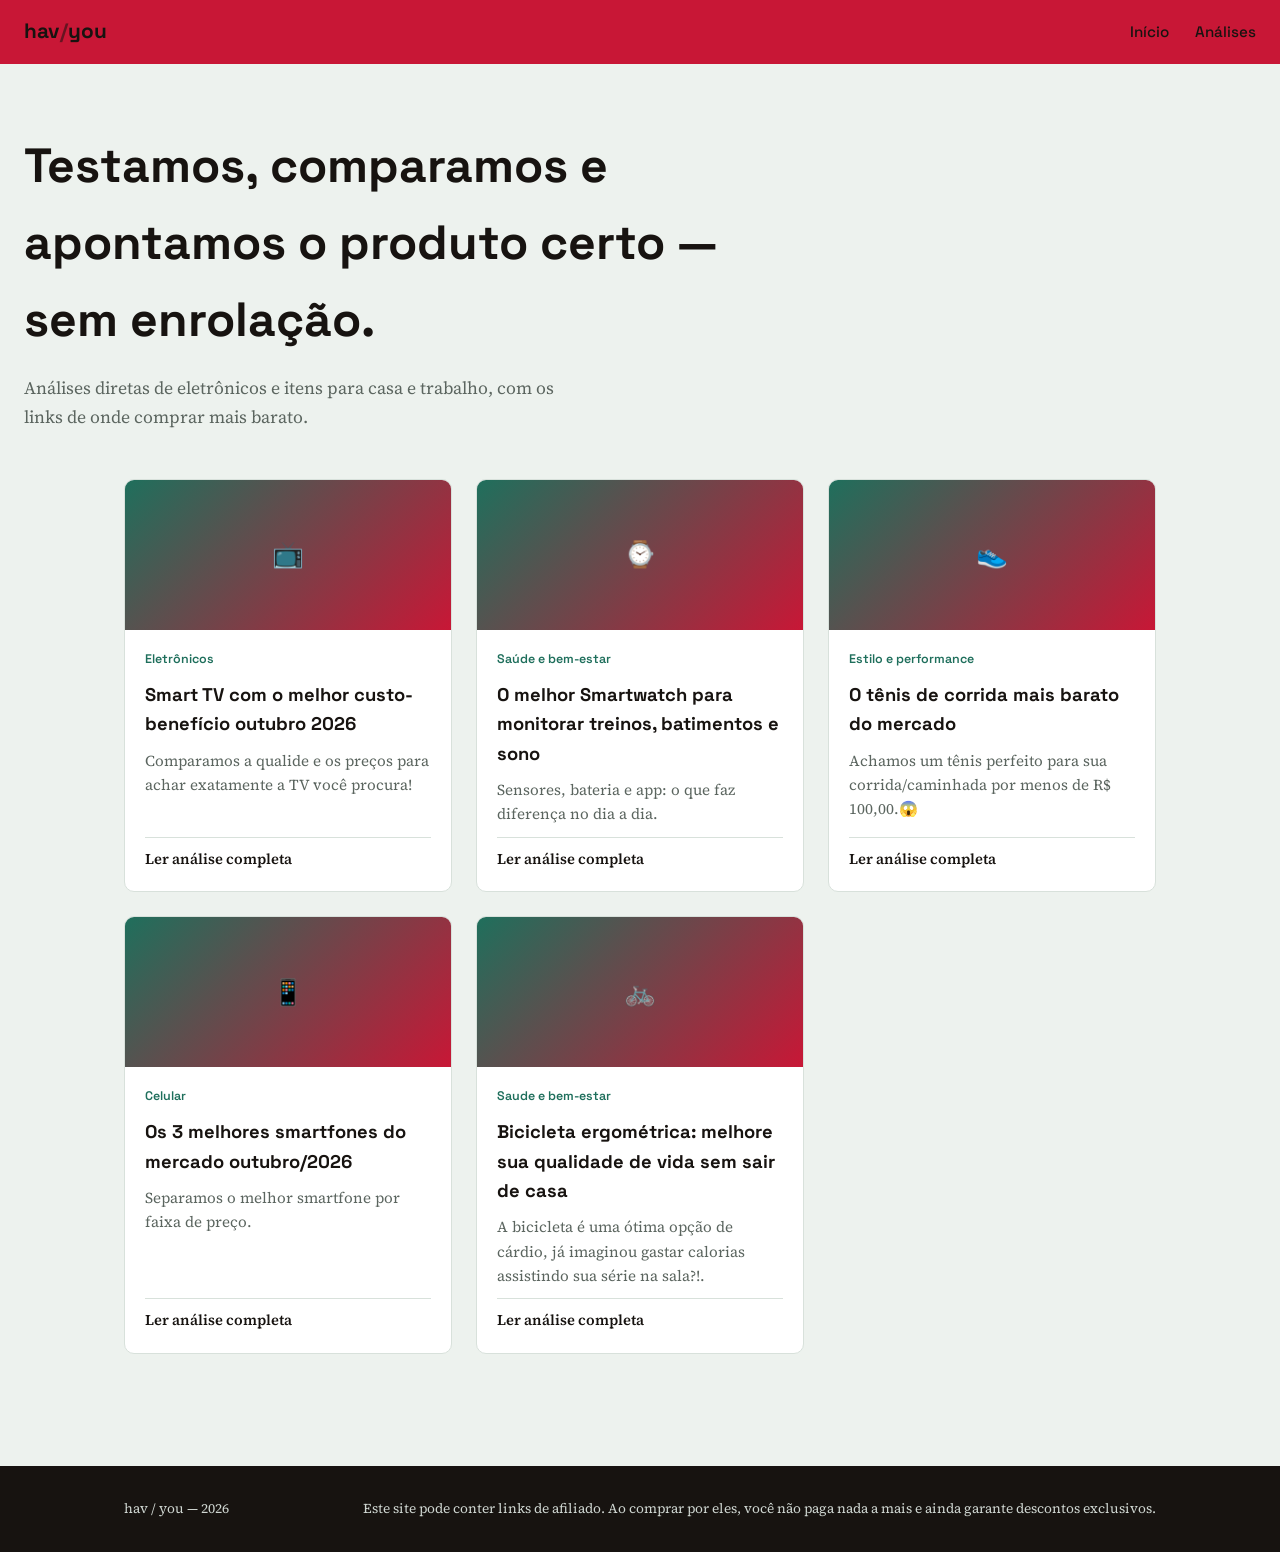
<file: index.html>
<!DOCTYPE html>
<html lang="pt-BR">
<head>
  <meta charset="UTF-8">
  <meta name="viewport" content="width=device-width, initial-scale=1">
  <title>hav / you — análises que ajudam a decidir</title>
  <link rel="stylesheet" href="style.css">
</head>
<body>

  <header class="site-header">
    <a href="index.html" class="logo">hav<span>/</span>you</a>
    <nav class="site-nav">
      <a href="index.html">Início</a>
      <a href="index.html#posts">Análises</a>
    </nav>
  </header>

  <section class="hero">
    <h1>Testamos, comparamos e apontamos o produto certo — sem enrolação.</h1>
    <p>Análises diretas de eletrônicos e itens para casa e trabalho, com os links de onde comprar mais barato.</p>
  </section>

  <div class="grid" id="posts">

    <div class="card">
      <div class="card-thumb">&#x1F4FA;</div>
      <div class="card-body">
        <span class="tag">Eletrônicos</span>
        <h3 class="card-title">Smart TV com o melhor custo-benefício outubro 2026</h3>
        <p class="card-excerpt">Comparamos a qualide e os preços para achar exatamente a TV você procura!</p>
        <a href="post1.html" class="card-link">Ler análise completa</a>
      </div>
    </div>

    <div class="card">
      <div class="card-thumb">⌚</div>
      <div class="card-body">
        <span class="tag">Saúde e bem-estar</span>
        <h3 class="card-title">O melhor Smartwatch para monitorar treinos, batimentos e sono</h3>
        <p class="card-excerpt">Sensores, bateria e app: o que faz diferença no dia a dia.</p>
        <a href="post2.html" class="card-link">Ler análise completa</a>
      </div>
    </div>

    <div class="card">
      <div class="card-thumb">👟</div>
      <div class="card-body">
        <span class="tag">Estilo e performance</span>
        <h3 class="card-title">O tênis de corrida mais barato do mercado</h3>
        <p class="card-excerpt">Achamos um tênis perfeito para sua corrida/caminhada por menos de R$ 100,00.😱</p>
        <a href="post3.html" class="card-link">Ler análise completa</a>
      </div>
    </div>

    <div class="card">
      <div class="card-thumb">&#128241;</div>
      <div class="card-body">
        <span class="tag">Celular</span>
        <h3 class="card-title">Os 3 melhores smartfones do mercado outubro/2026</h3>
        <p class="card-excerpt">Separamos o melhor smartfone por faixa de preço.</p>
        <a href="post4.html" class="card-link">Ler análise completa</a>
      </div>
    </div>

    <div class="card">
      <div class="card-thumb">&#x1F6B2;</div>
      <div class="card-body">
        <span class="tag">Saude e bem-estar</span>
        <h3 class="card-title">Bicicleta ergométrica: melhore sua qualidade de vida sem sair de casa</h3>
        <p class="card-excerpt">A bicicleta é uma ótima opção de cárdio, já imaginou gastar calorias assistindo sua série na sala?!.</p>
        <a href="post5.html" class="card-link">Ler análise completa</a>
      </div>
    </div>

  </div>

  <footer>
    <div class="wrap">
      <span>hav / you — 2026</span>
      <span>Este site pode conter links de afiliado. Ao comprar por eles, você não paga nada a mais e ainda garante descontos exclusivos.</span>
    </div>
  </footer>

</body>
</html>
</file>
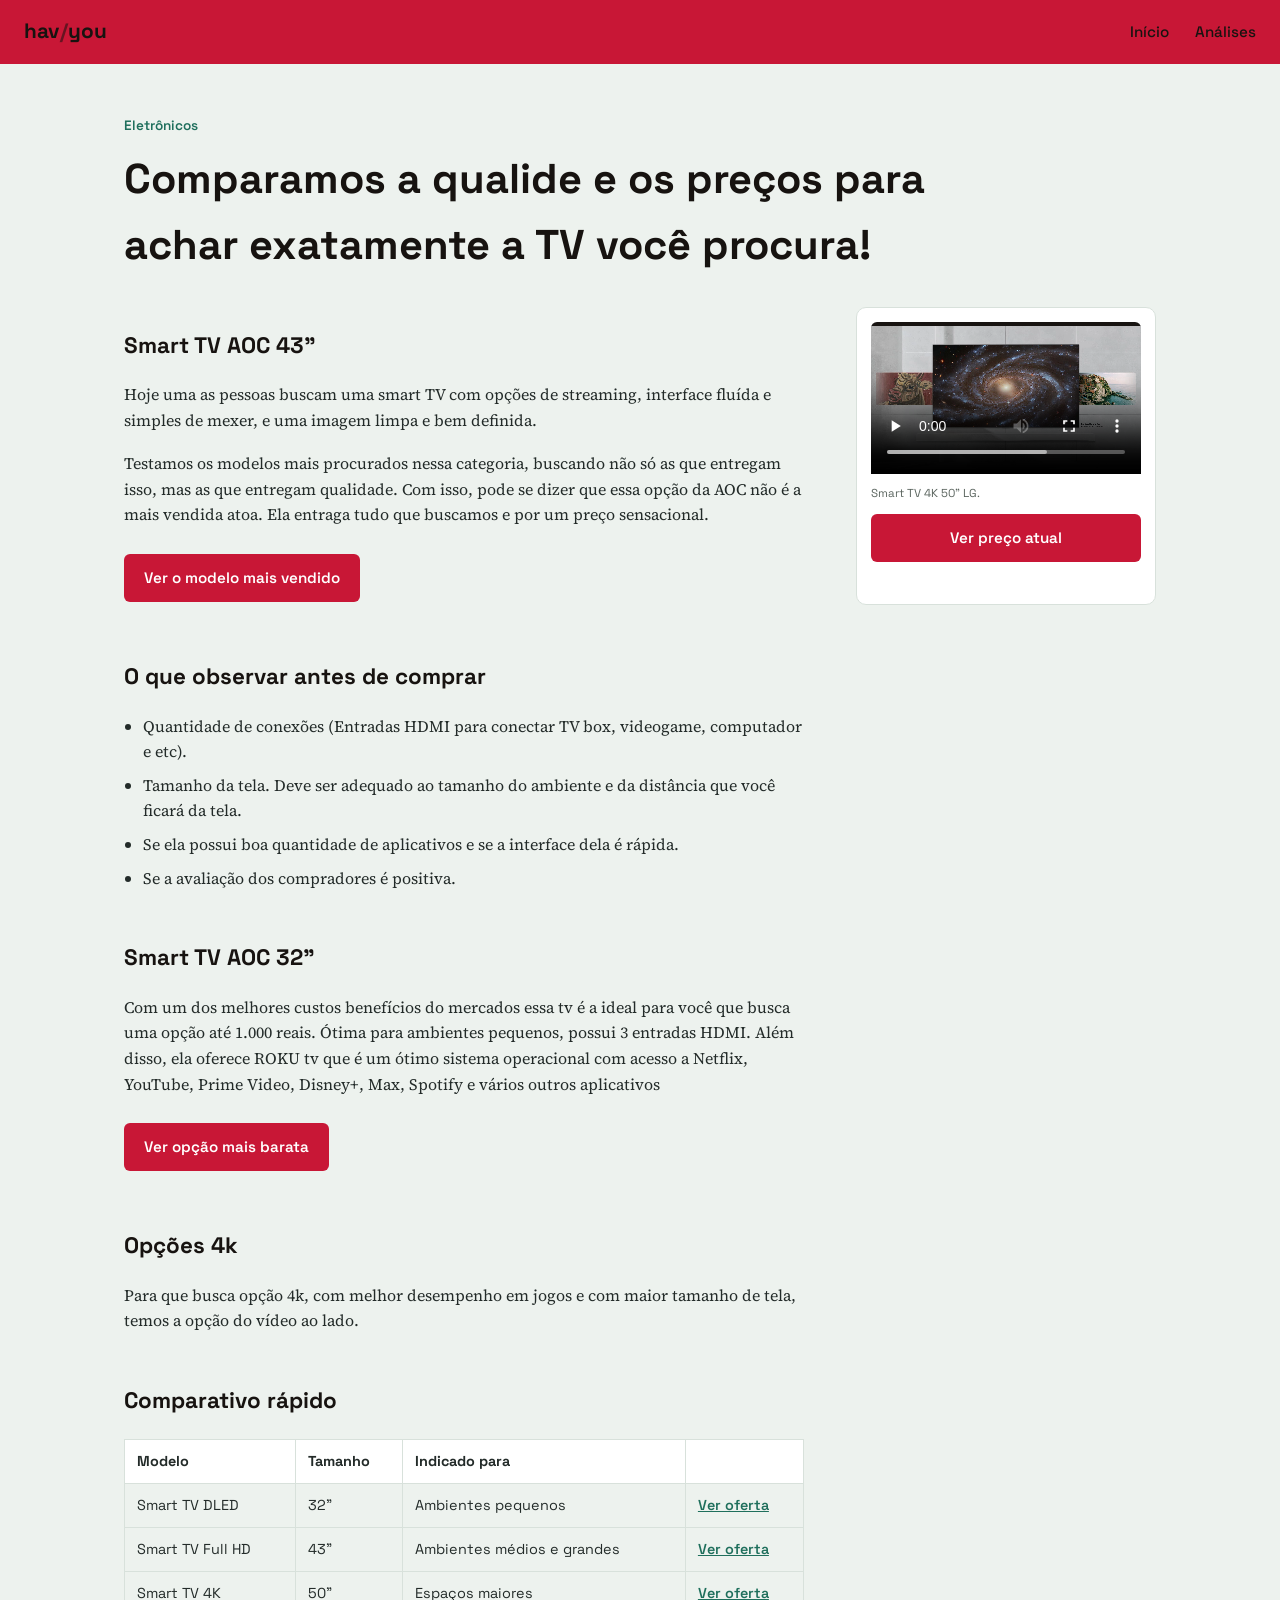
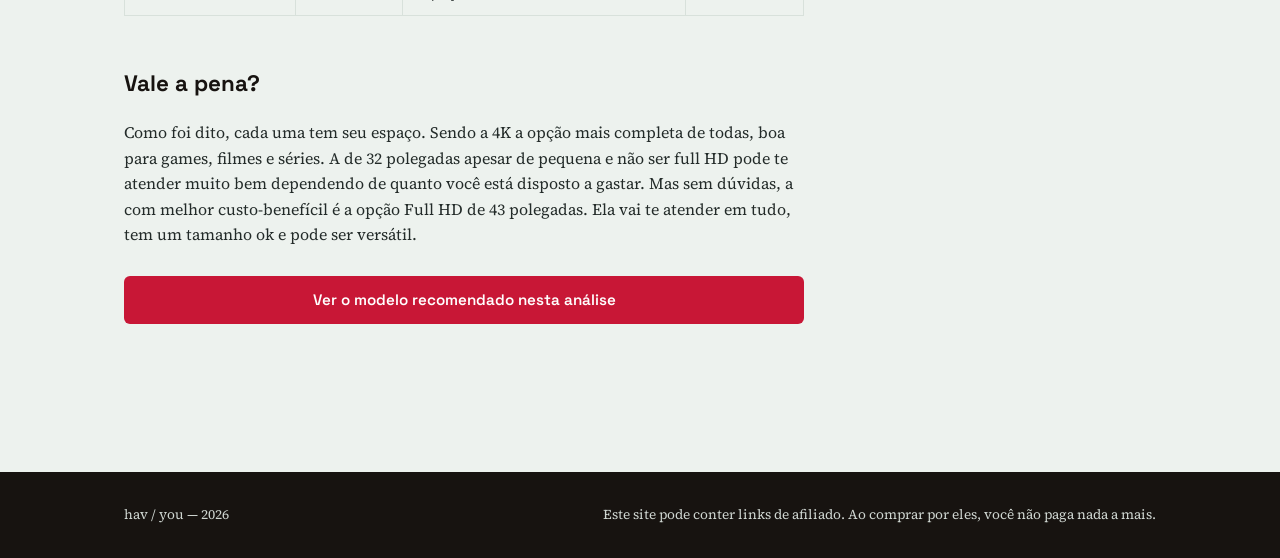
<file: post1.html>
<!DOCTYPE html>
<html lang="pt-BR">
<head>
<meta charset="UTF-8">
<meta name="viewport" content="width=device-width, initial-scale=1">
<title>Smart TV com o melhor custo-benefício Outubro 2026 | hav / you</title>
<link rel="stylesheet" href="style.css">
</head>
<body>

<header class="site-header">
  <a href="index.html" class="logo">hav<span>/</span>you</a>
  <nav class="site-nav">
    <a href="index.html">Início</a>
    <a href="index.html#posts">Análises</a>
  </nav>
</header>

<article class="post">
  <span class="post-eyebrow">Eletrônicos</span>
  <h1>Comparamos a qualide e os preços para achar exatamente a TV você procura!</h1>

  <div class="product-video">
    <div class="video-frame">
      <video controls>
        <source src="arquivos/Video_tv.webm" type="video/webm">
      </video></div>
    <small>Smart TV 4K 50" LG.</small>
    <a href="https://meli.la/2Yprf5B" class="btn btn-block" style="margin-top:12px;">Ver preço atual</a>
  </div>

  <div class="post-content">
    <h2>Smart TV AOC 43"</h2>

    <p>Hoje uma as pessoas buscam uma smart  TV com opções de streaming, interface fluída e simples de mexer, e uma imagem limpa e bem definida.</p>

    <p>Testamos os modelos mais procurados nessa categoria, buscando não só as que entregam isso, mas as que entregam qualidade. Com isso, pode se dizer que essa opção da AOC não é a mais vendida atoa. Ela entraga tudo que buscamos e por um preço sensacional.</p>

    <a href="https://meli.la/2DHDXiG" class="btn">Ver o modelo mais vendido</a>

    <h2>O que observar antes de comprar</h2>
    <ul>
      <li>Quantidade de conexões (Entradas HDMI para conectar TV box, videogame, computador e etc).</li>
      <li>Tamanho da tela. Deve ser adequado ao tamanho do ambiente e da distância que você ficará da tela.</li>
      <li>Se ela possui boa quantidade de aplicativos e se a interface dela é rápida.</li>
      <li>Se a avaliação dos compradores é positiva.</li>
    </ul>

    <h2>Smart TV AOC 32"</h2>
    <p>Com um dos melhores custos benefícios do mercados essa tv é a ideal para você que busca uma opção até 1.000 reais. Ótima para ambientes pequenos, possui 3 entradas HDMI. Além disso, ela oferece ROKU tv que é um ótimo sistema operacional com acesso a Netflix, YouTube, Prime Video, Disney+, Max, Spotify e vários outros aplicativos</p>

    <a href="https://meli.la/1bGDhhq" class="btn">Ver opção mais barata</a>

    <h2>Opções 4k</h2>
    <p>Para que busca opção 4k, com melhor desempenho em jogos e com maior tamanho de tela, temos a  opção do vídeo ao lado.</p>

    <h2>Comparativo rápido</h2>
    <table class="compare">
      <tr><th>Modelo</th><th>Tamanho</th><th>Indicado para</th><th></th></tr>
      <tr><td>Smart TV DLED</td><td>32"</td><td>Ambientes pequenos</td><td><a href="https://meli.la/1bGDhhq">Ver oferta</a></td></tr>
      <tr><td>Smart TV Full HD</td><td>43"</td><td>Ambientes médios e grandes</td><td><a href="https://meli.la/2DHDXiG">Ver oferta</a></td></tr>
      <tr><td>Smart TV 4K</td><td>50"</td><td>Espaços maiores</td><td><a href="https://meli.la/2Yprf5B">Ver oferta</a></td></tr>
    </table>

    <h2>Vale a pena?</h2>
    <p>Como foi dito, cada uma tem seu espaço. Sendo a 4K a opção mais completa de todas, boa para games, filmes e séries. A de 32 polegadas apesar de pequena e não ser full HD pode te atender muito bem dependendo de quanto você está disposto a gastar. Mas sem dúvidas, a com melhor custo-benefícil é a opção Full HD de 43 polegadas. Ela vai te atender em tudo, tem um tamanho ok e pode ser versátil.</p>

    <a href="https://meli.la/2DHDXiG" class="btn btn-block">Ver o modelo recomendado nesta análise</a>
  </div>
</article>

<footer>
  <div class="wrap">
    <span>hav / you — 2026</span>
    <span>Este site pode conter links de afiliado. Ao comprar por eles, você não paga nada a mais.</span>
  </div>
</footer>

</body>
</html>
</file>
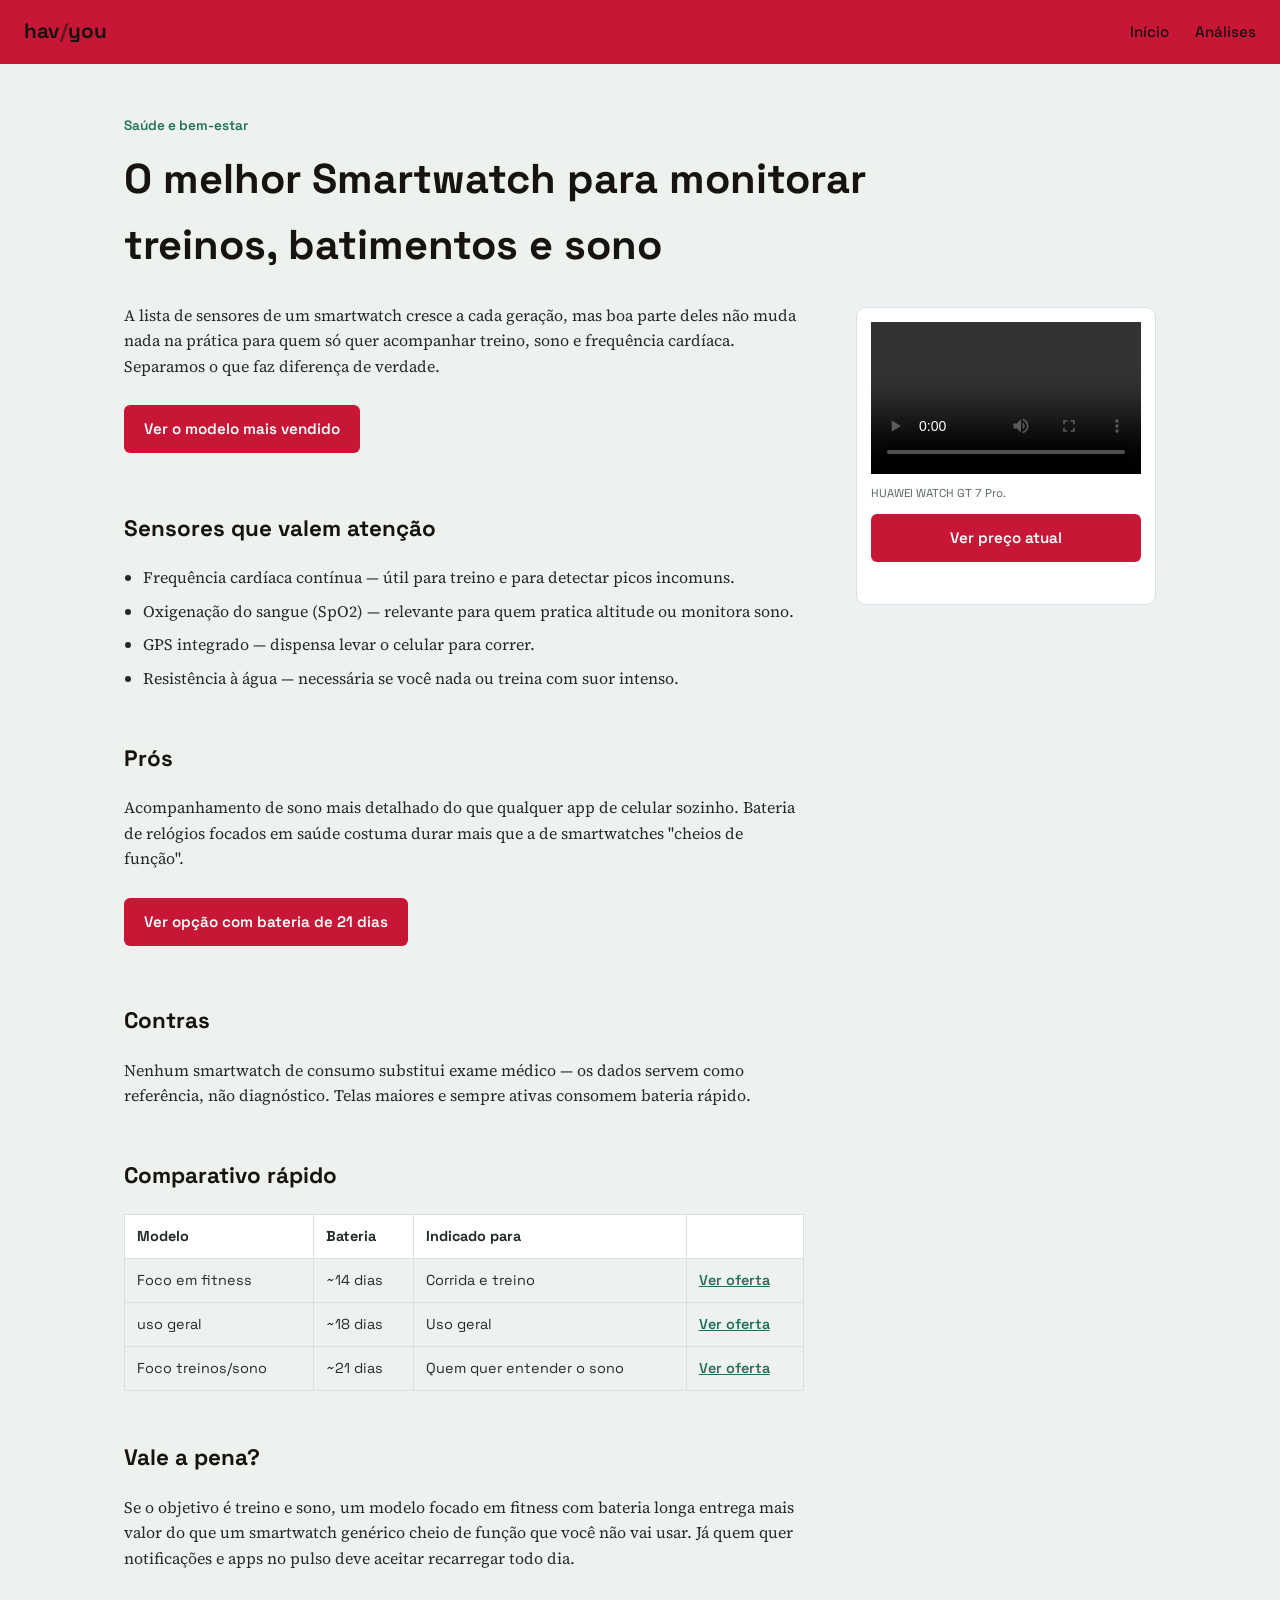
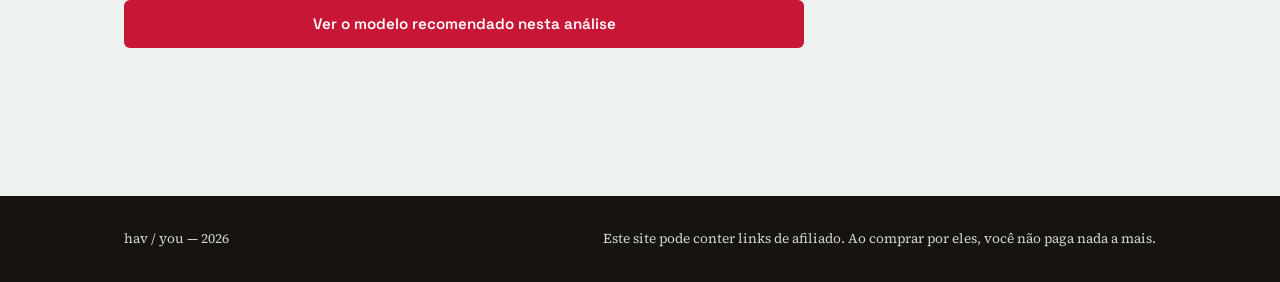
<file: post2.html>
<!DOCTYPE html>
<html lang="pt-BR">
<head>
<meta charset="UTF-8">
<meta name="viewport" content="width=device-width, initial-scale=1">
<title>O melhor Smartwatch para monitorar treinos, batimentos e sono | hav / you</title>
<link rel="stylesheet" href="style.css">
</head>
<body>

<header class="site-header">
  <a href="index.html" class="logo">hav<span>/</span>you</a>
  <nav class="site-nav">
    <a href="index.html">Início</a>
    <a href="index.html#posts">Análises</a>
  </nav>
</header>

<article class="post">
  <span class="post-eyebrow">Saúde e bem-estar</span>
  <h1>O melhor Smartwatch para monitorar treinos, batimentos e sono</h1>

  <div class="product-video">
    <div class="video-frame">
      <video controls>
        <source src="arquivos/Video_relogio.mp4" type="video/mp4">
      </video>
    </div>
    <small>HUAWEI WATCH GT 7 Pro.</small>
    <a href="https://www.exemplo-afiliado.com/smartwatch?ref=SEU-ID" class="btn btn-block" style="margin-top:12px;">Ver preço atual</a>
  </div>

  <div class="post-content">
    <p>A lista de sensores de um smartwatch cresce a cada geração, mas boa parte deles não muda nada na prática para quem só quer acompanhar treino, sono e frequência cardíaca. Separamos o que faz diferença de verdade.</p>

    <a href="https://meli.la/2VvqLyj" class="btn">Ver o modelo mais vendido</a>

    <h2>Sensores que valem atenção</h2>
    <ul>
      <li>Frequência cardíaca contínua — útil para treino e para detectar picos incomuns.</li>
      <li>Oxigenação do sangue (SpO2) — relevante para quem pratica altitude ou monitora sono.</li>
      <li>GPS integrado — dispensa levar o celular para correr.</li>
      <li>Resistência à água — necessária se você nada ou treina com suor intenso.</li>
    </ul>

    <h2>Prós</h2>
    <p>Acompanhamento de sono mais detalhado do que qualquer app de celular sozinho. Bateria de relógios focados em saúde costuma durar mais que a de smartwatches "cheios de função".</p>

    <a href="https://meli.la/2UaqwKr" class="btn">Ver opção com bateria de 21 dias</a>

    <h2>Contras</h2>
    <p>Nenhum smartwatch de consumo substitui exame médico — os dados servem como referência, não diagnóstico. Telas maiores e sempre ativas consomem bateria rápido.</p>

    <h2>Comparativo rápido</h2>
    <table class="compare">
      <tr><th>Modelo</th><th>Bateria</th><th>Indicado para</th><th></th></tr>
      <tr><td>Foco em fitness</td><td>~14 dias</td><td>Corrida e treino</td><td><a href="https://meli.la/2VvqLyj">Ver oferta</a></td></tr>
      <tr><td>uso geral</td><td>~18 dias</td><td>Uso geral</td><td><a href="//meli.la/1UJNLyU">Ver oferta</a></td></tr>
      <tr><td>Foco treinos/sono</td><td>~21 dias</td><td>Quem quer entender o sono</td><td><a href="https://meli.la/2UaqwKr">Ver oferta</a></td></tr>
    </table>

    <h2>Vale a pena?</h2>
    <p>Se o objetivo é treino e sono, um modelo focado em fitness com bateria longa entrega mais valor do que um smartwatch genérico cheio de função que você não vai usar. Já quem quer notificações e apps no pulso deve aceitar recarregar todo dia.</p>

    <a href="https://meli.la/2UaqwKr" class="btn btn-block">Ver o modelo recomendado nesta análise</a>
  </div>
</article>

<footer>
  <div class="wrap">
    <span>hav / you — 2026</span>
    <span>Este site pode conter links de afiliado. Ao comprar por eles, você não paga nada a mais.</span>
  </div>
</footer>

</body>
</html>
</file>
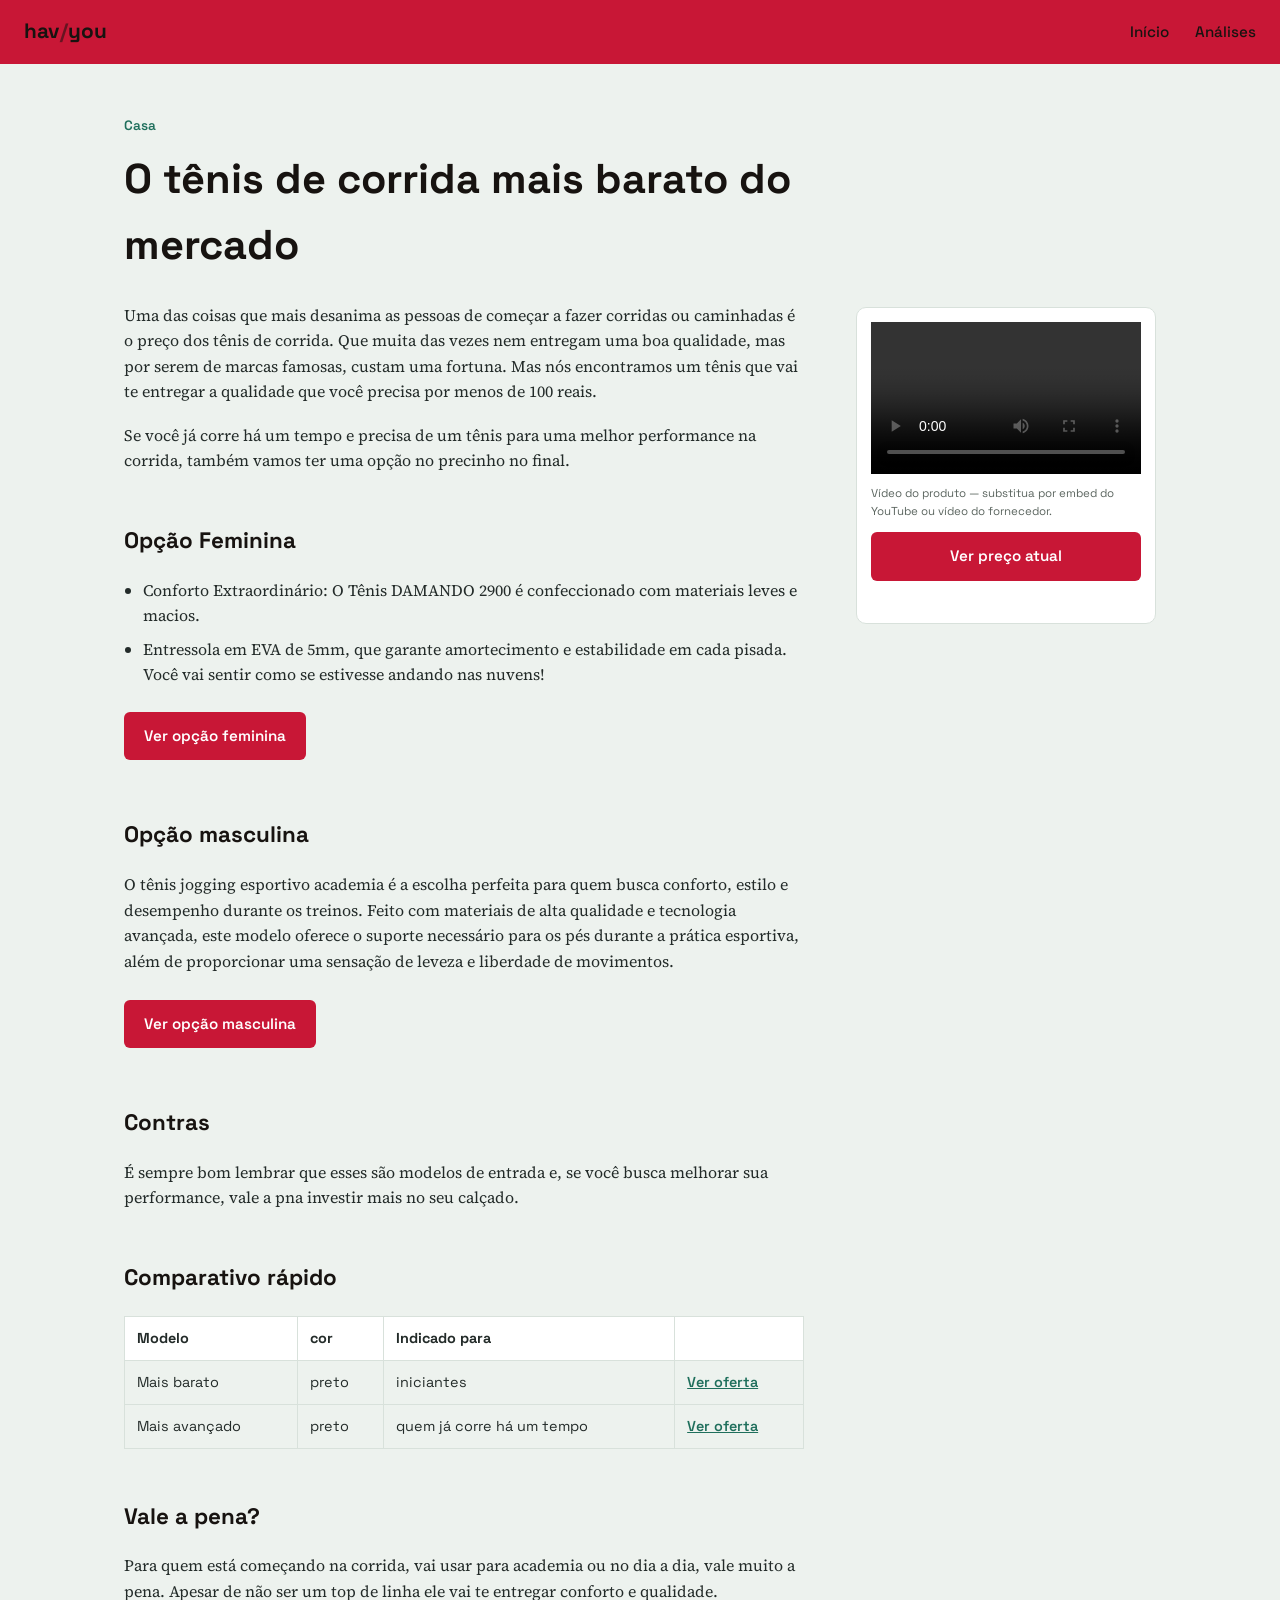
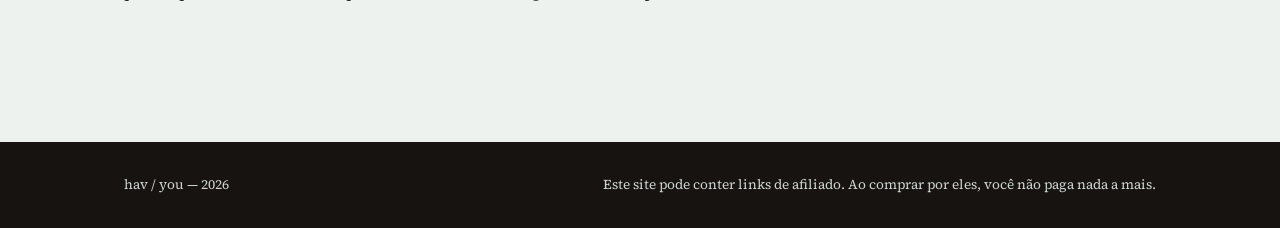
<file: post3.html>
<!DOCTYPE html>
<html lang="pt-BR">
<head>
<meta charset="UTF-8">
<meta name="viewport" content="width=device-width, initial-scale=1">
<title>Robô aspirador inteligente: guia antes de comprar | hav / you</title>
<link rel="stylesheet" href="style.css">
</head>
<body>

<header class="site-header">
  <a href="index.html" class="logo">hav<span>/</span>you</a>
  <nav class="site-nav">
    <a href="index.html">Início</a>
    <a href="index.html#posts">Análises</a>
  </nav>
</header>

<article class="post">
  <span class="post-eyebrow">Casa</span>
  <h1>O tênis de corrida mais barato do mercado</h1>

  <div class="product-video">
    <div class="video-frame">
      <video controls>
        <source src="https://http2.mlstatic.com/storage/shorts-api/videos-middleware/playlists/e7e64bd0-4614-4300-9013-3a991c8f236a/KC613V.m3u8">
      </video>
    </div>
    <small>Vídeo do produto — substitua por embed do YouTube ou vídeo do fornecedor.</small>
    <a href="https://meli.la/2FJKMEu" class="btn btn-block" style="margin-top:12px;">Ver preço atual</a>
  </div>

  <div class="post-content">
    <p>Uma das coisas que mais desanima as pessoas de começar a fazer corridas ou caminhadas é o preço dos tênis de corrida. Que muita das vezes nem entregam uma boa qualidade, mas por serem de marcas famosas, custam uma fortuna. Mas nós encontramos um tênis que vai te entregar a qualidade que você precisa por menos de 100 reais.</p>

    <p>Se você já corre há um tempo e precisa de um tênis para uma melhor performance na corrida, também vamos ter uma opção no precinho no final.</p>

    <h2>Opção Feminina</h2>
    <ul>
      <li>Conforto Extraordinário: O Tênis DAMANDO 2900 é confeccionado com materiais leves e macios.</li>
      <li>Entressola em EVA de 5mm, que garante amortecimento e estabilidade em cada pisada. Você vai sentir como se estivesse andando nas nuvens!</li>
    </ul>

    <a href="https://meli.la/2FJKMEu" class="btn">Ver opção feminina</a>

    <h2>Opção masculina</h2>
    <p>O tênis jogging esportivo academia é a escolha perfeita para quem busca conforto, estilo e desempenho durante os treinos. Feito com materiais de alta qualidade e tecnologia avançada, este modelo oferece o suporte necessário para os pés durante a prática esportiva, além de proporcionar uma sensação de leveza e liberdade de movimentos.</p>

    <a href="https://meli.la/1p2nq2W" class="btn">Ver opção masculina</a>

    <h2>Contras</h2>
    <p>É sempre bom lembrar que esses são modelos de entrada e, se você busca melhorar sua performance, vale a pna investir mais no seu calçado.</p>

    <h2>Comparativo rápido</h2>
    <table class="compare">
      <tr><th>Modelo</th><th>cor</th><th>Indicado para</th><th></th></tr>
      <tr><td>Mais barato</td><td>preto</td><td>iniciantes</td><td><a href="https://meli.la/1p2nq2W">Ver oferta</a></td></tr>
      <tr><td>Mais avançado</td><td>preto</td><td>quem já corre há um tempo</td><td><a href="https://meli.la/2kCteFq">Ver oferta</a></td></tr>
    </table>

    <h2>Vale a pena?</h2>
    <p>Para quem está começando na corrida, vai usar para academia ou no dia a dia, vale muito a pena. Apesar de não ser um top de linha ele vai te entregar conforto e qualidade.</p>

  </div>
</article>

<footer>
  <div class="wrap">
    <span>hav / you — 2026</span>
    <span>Este site pode conter links de afiliado. Ao comprar por eles, você não paga nada a mais.</span>
  </div>
</footer>

</body>
</html>
</file>
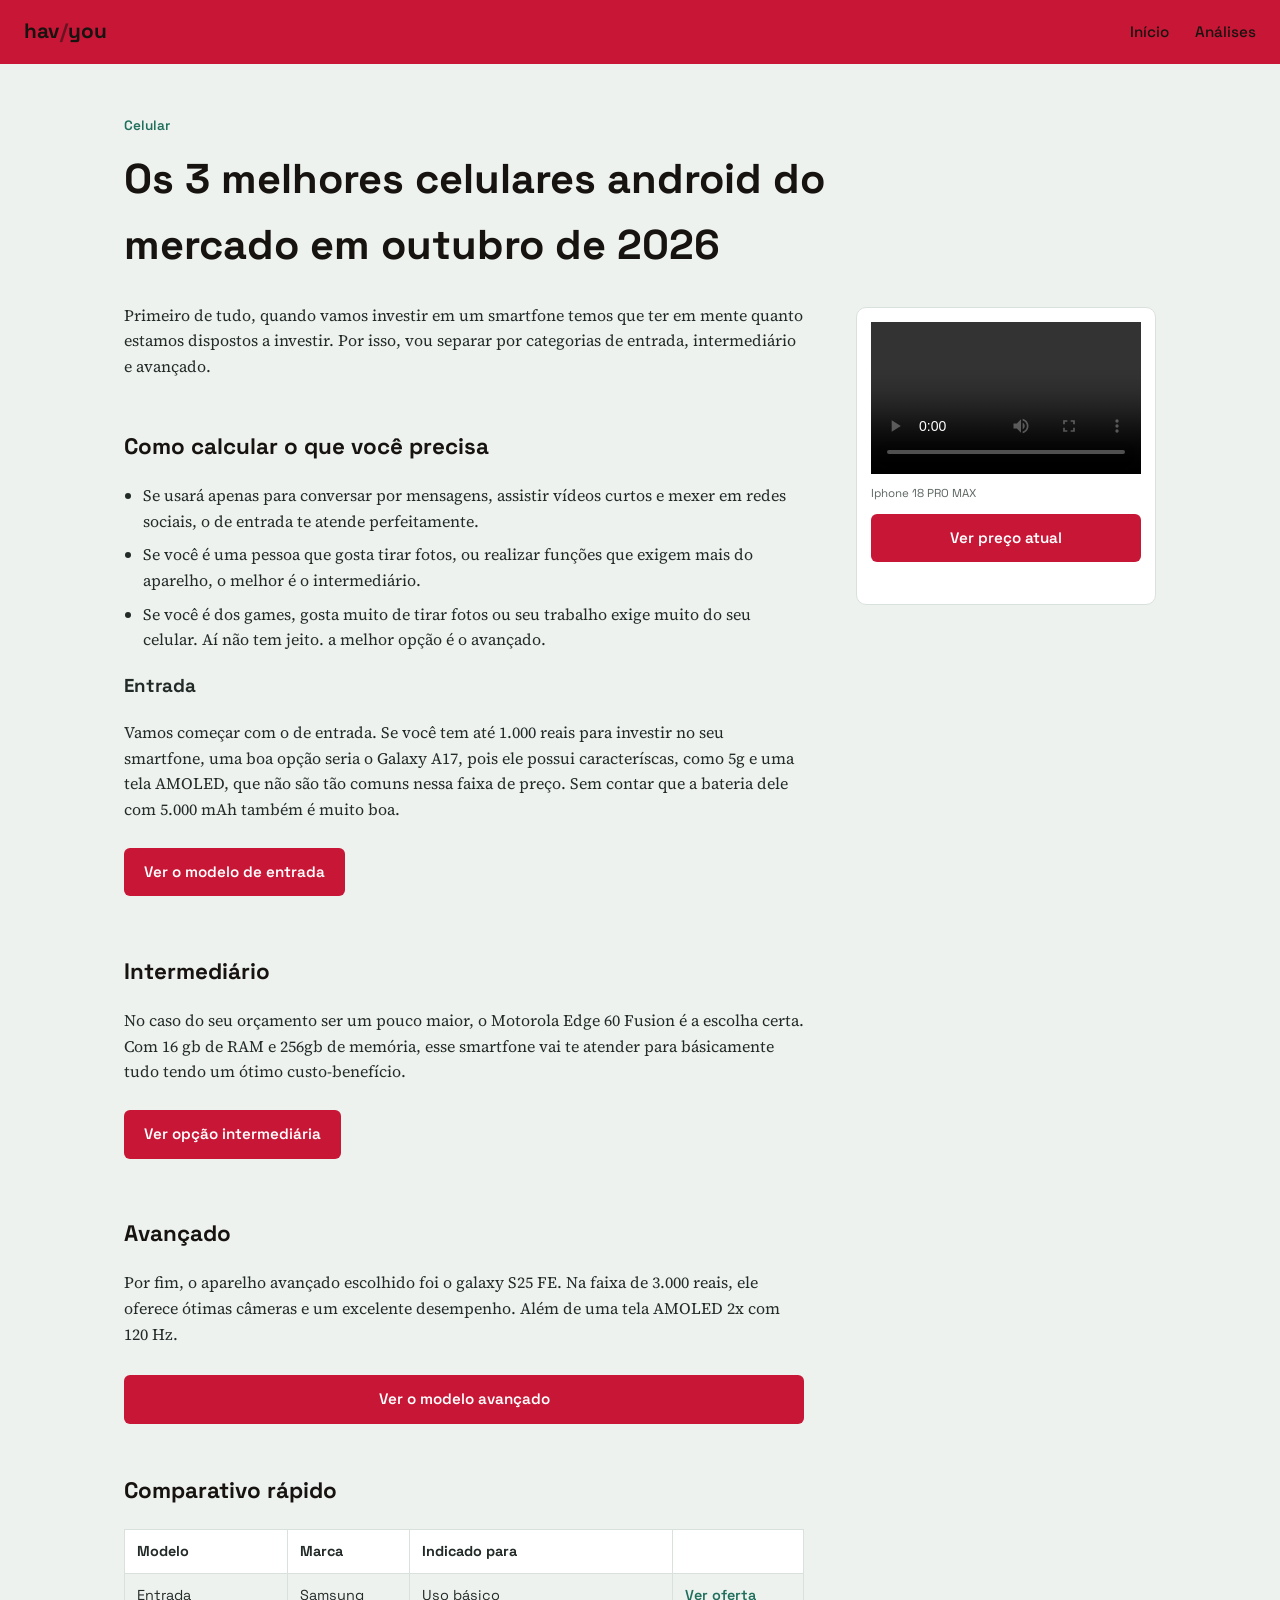
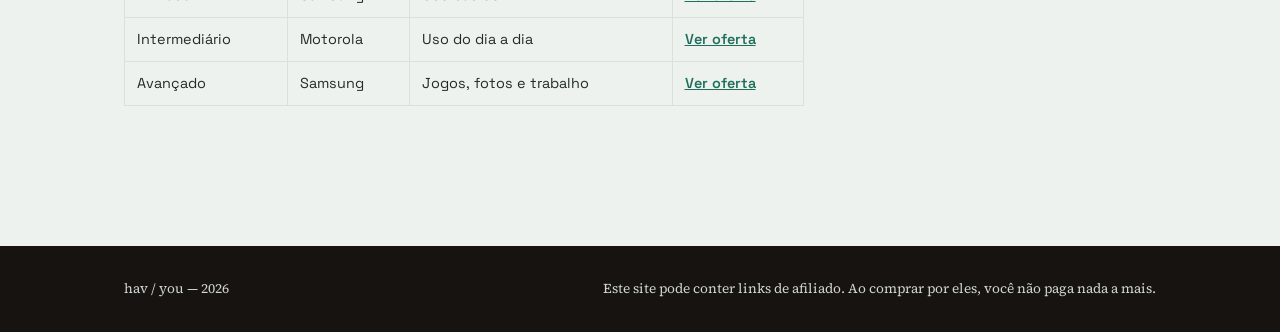
<file: post4.html>
<!DOCTYPE html>
<html lang="pt-BR">
<head>
<meta charset="UTF-8">
<meta name="viewport" content="width=device-width, initial-scale=1">
<title>Os 3 melhores celulares android do mercado outubro/2026 | hav / you</title>
<link rel="stylesheet" href="style.css">
</head>
<body>

<header class="site-header">
  <a href="index.html" class="logo">hav<span>/</span>you</a>
  <nav class="site-nav">
    <a href="index.html">Início</a>
    <a href="index.html#posts">Análises</a>
  </nav>
</header>

<article class="post">
  <span class="post-eyebrow">Celular</span>
  <h1>Os 3 melhores celulares android do mercado em outubro de 2026</h1>

  <div class="product-video">
    <div class="video-frame">
      <video controls>
        <source src="arquivos/video_iphone_18.mp4" type="video/mp4">
      </video>
    </div>
    <small>Iphone 18 PRO MAX</small>
    <a href="https://meli.la/24qasyA" class="btn btn-block" style="margin-top:12px;">Ver preço atual</a>
  </div>

  <div class="post-content">
    <p>Primeiro de tudo, quando vamos investir em um smartfone temos que ter em mente quanto estamos dispostos a investir. Por isso, vou separar por categorias de entrada, intermediário e avançado.</p>

    <h2>Como calcular o que você precisa</h2>
    <ul>
      <li>Se usará apenas para conversar por mensagens, assistir vídeos curtos e mexer em redes sociais, o de entrada te atende perfeitamente.</li>
      <li>Se você é uma pessoa que gosta tirar fotos, ou realizar funções que exigem mais do aparelho, o melhor é o intermediário.</li>
      <li>Se você é dos games, gosta muito de tirar fotos ou seu trabalho exige muito do seu celular. Aí não tem jeito. a melhor opção é o avançado.</li>
    </ul>

    <H3>Entrada</H3>
    <p>Vamos começar com o de entrada. Se você tem até 1.000 reais para investir no seu smartfone, uma boa opção seria o Galaxy A17, pois ele possui caracteríscas, como 5g e uma tela AMOLED, que não são tão comuns nessa faixa de preço. Sem contar que a bateria dele com 5.000 mAh também é muito boa.</p>

    <a href="https://meli.la/1jyP1hB" class="btn">Ver o modelo de entrada</a>

    <h2>Intermediário</h2>
    <p>No caso do seu orçamento ser um pouco maior, o Motorola Edge 60 Fusion é a escolha certa. Com 16 gb de RAM e 256gb de memória, esse smartfone vai te atender para básicamente tudo tendo um ótimo custo-benefício.</p>

    <a href="https://meli.la/2WD8gL4" class="btn">Ver opção intermediária</a>

    <h2>Avançado</h2>
    <p>Por fim, o aparelho avançado escolhido foi o galaxy S25 FE. Na faixa de 3.000 reais, ele oferece ótimas câmeras e um excelente desempenho. Além de uma tela AMOLED 2x com 120 Hz.</p>

    <a href="https://meli.la/1QRHfkS" class="btn btn-block">Ver o modelo avançado</a>


    <h2>Comparativo rápido</h2>
    <table class="compare">
      <tr><th>Modelo</th><th>Marca</th><th>Indicado para</th><th></th></tr>
      <tr><td>Entrada</td><td>Samsung</td><td>Uso básico</td><td><a href="https://meli.la/1jyP1hB">Ver oferta</a></td></tr>
      <tr><td>Intermediário</td><td>Motorola</td><td>Uso do dia a dia</td><td><a href="https://meli.la/2WD8gL4">Ver oferta</a></td></tr>
      <tr><td>Avançado</td><td>Samsung</td><td>Jogos, fotos e trabalho</td><td><a href="https://meli.la/1QRHfkS">Ver oferta</a></td></tr>
    </table>

  </div>
</article>

<footer>
  <div class="wrap">
    <span>hav / you — 2026</span>
    <span>Este site pode conter links de afiliado. Ao comprar por eles, você não paga nada a mais.</span>
  </div>
</footer>

</body>
</html>
</file>
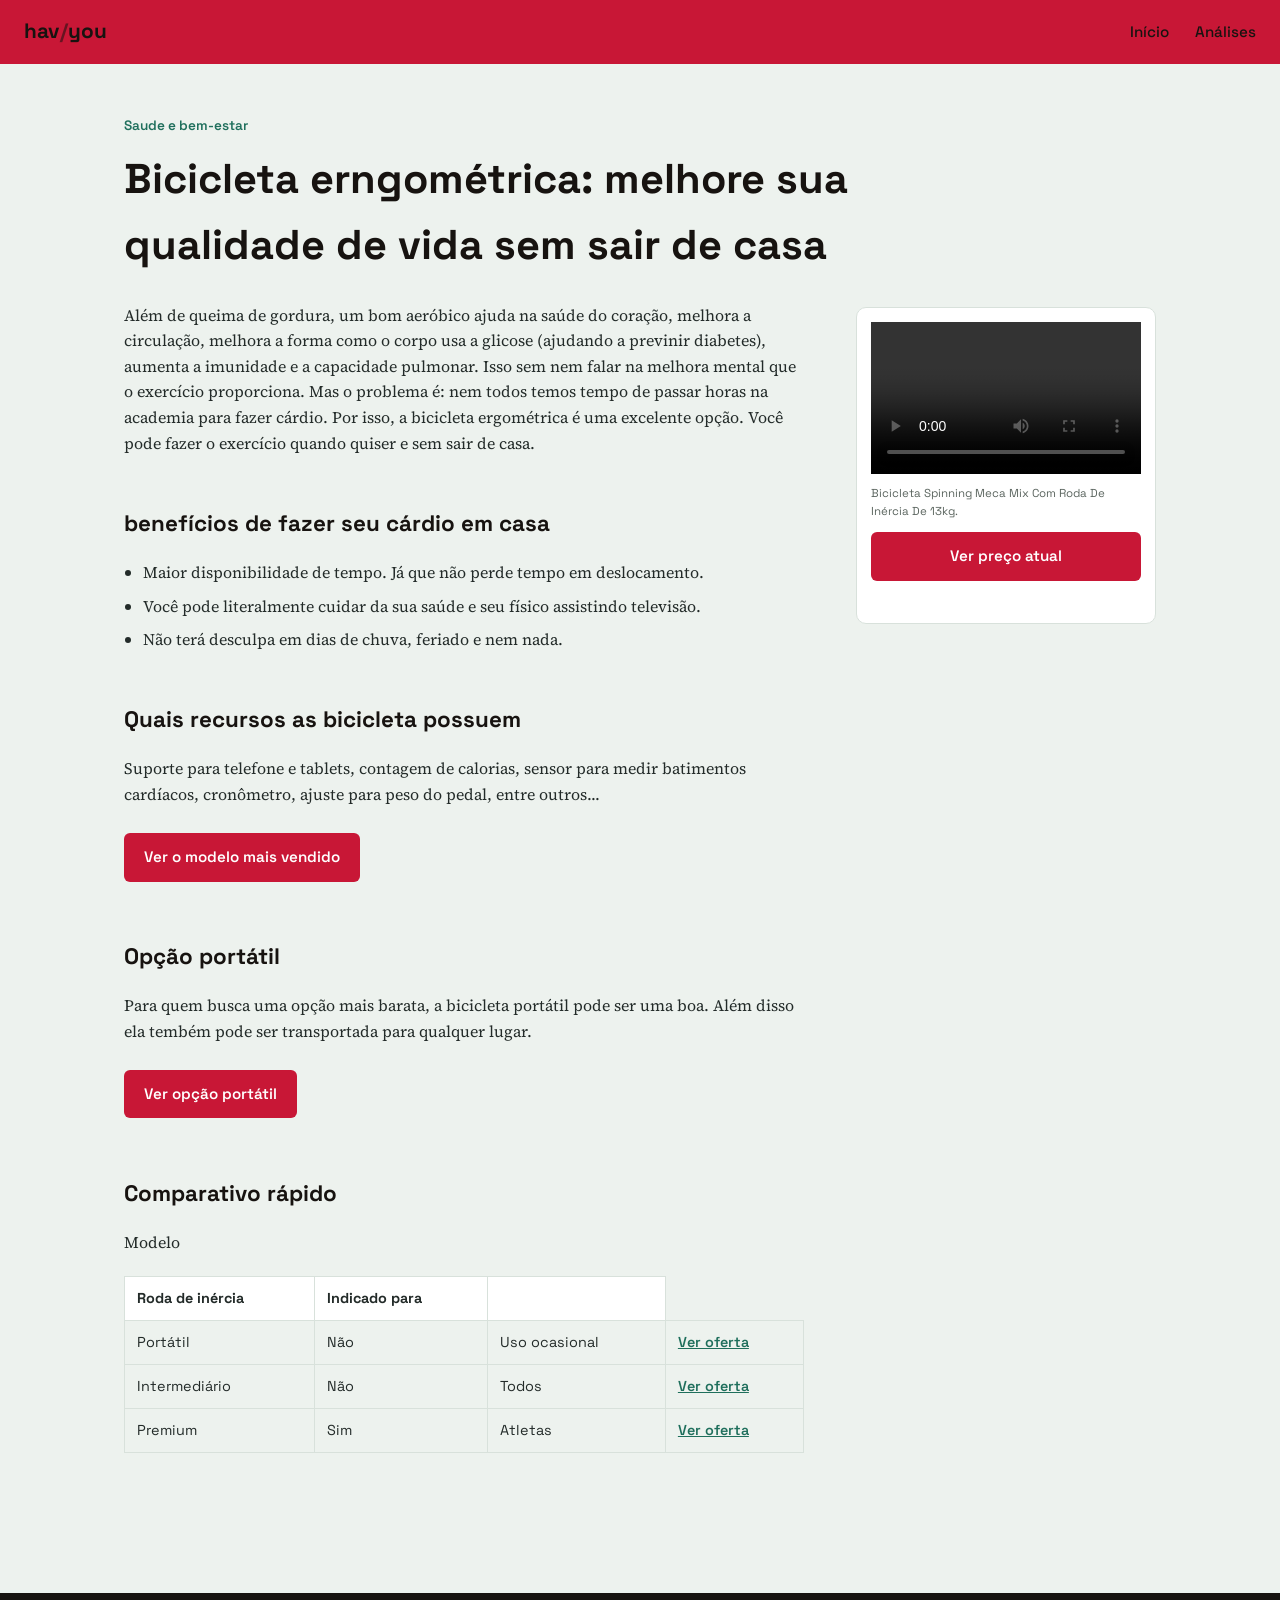
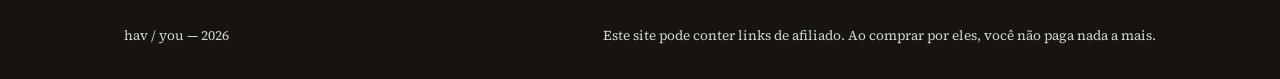
<file: post5.html>
<!DOCTYPE html>
<html lang="pt-BR">
<head>
<meta charset="UTF-8">
<meta name="viewport" content="width=device-width, initial-scale=1">
<title>Bicicleta ergométrica: melhore sua qualidade de vida sem sair de casa | hav / you</title>
<link rel="stylesheet" href="style.css">
</head>
<body>

<header class="site-header">
  <a href="index.html" class="logo">hav<span>/</span>you</a>
  <nav class="site-nav">
    <a href="index.html">Início</a>
    <a href="index.html#posts">Análises</a>
  </nav>
</header>

<article class="post">
  <span class="post-eyebrow">Saude e bem-estar</span>
  <h1>Bicicleta erngométrica: melhore sua qualidade de vida sem sair de casa</h1>

  <div class="product-video">
    <div class="video-frame">
      <video controls>
        <source src="arquivos/video_bicicleta.mp4">
      </video>
    </div>
    <small>Bicicleta Spinning Meca Mix Com Roda De Inércia De 13kg.</small>
    <a href="https://meli.la/2AiVNuV" class="btn btn-block" style="margin-top:12px;">Ver preço atual</a>
  </div>

  <div class="post-content">
    <p>Além de queima de gordura, um bom aeróbico ajuda na saúde do coração, melhora a circulação, melhora a forma como o corpo usa a glicose (ajudando a previnir diabetes), aumenta a imunidade e a capacidade pulmonar. Isso sem nem falar na melhora mental que o exercício proporciona. Mas o problema é: nem todos temos tempo de passar horas na academia para fazer cárdio. Por isso, a bicicleta ergométrica é uma excelente opção. Você pode fazer o exercício quando quiser e sem sair de casa.</p>


    <h2>benefícios de fazer seu cárdio em casa</h2>
    <ul>
      <li>Maior disponibilidade de tempo. Já que não perde tempo em deslocamento.</li>
      <li>Você pode literalmente cuidar da sua saúde e seu físico assistindo televisão.</li>
      <li>Não terá desculpa em dias de chuva, feriado e nem nada.</li>
    </ul>

    <h2>Quais recursos as bicicleta possuem</h2>
    <p>Suporte para telefone e tablets, contagem de calorias, sensor para medir batimentos cardíacos, cronômetro, ajuste para peso do pedal, entre outros...</p>

    <a href="https://meli.la/2Btm2dN" class="btn">Ver o modelo mais vendido</a>

    <h2>Opção portátil</h2>

    <p>Para quem busca uma opção mais barata, a bicicleta portátil pode ser uma boa. Além disso ela tembém pode ser transportada para qualquer lugar.</p>
    <a href="https://meli.la/2hdwaBm" class="btn">Ver opção portátil</a>

    <h2>Comparativo rápido</h2>
    <table class="compare">
      <tr>Modelo</th><th>Roda de inércia</th><th>Indicado para</th><th></th></tr>
      <tr><td>Portátil</td><td>Não</td><td>Uso ocasional</td><td><a href="https://meli.la/2hdwaBm">Ver oferta</a></td></tr>
      <tr><td>Intermediário</td><td>Não</td><td>Todos</td><td><a href="https://meli.la/2Btm2dN">Ver oferta</a></td></tr>
      <tr><td>Premium</td><td>Sim</td><td>Atletas</td><td><a href="https://meli.la/2AiVNuV">Ver oferta</a></td></tr>
    </table>

  </div>
</article>

<footer>
  <div class="wrap">
    <span>hav / you — 2026</span>
    <span>Este site pode conter links de afiliado. Ao comprar por eles, você não paga nada a mais.</span>
  </div>
</footer>

</body>
</html>
</file>
<file: style.css>
@import url('https://fonts.googleapis.com/css2?family=Space+Grotesk:wght@500;700&family=Source+Serif+4:opsz,wght@8..60,400;8..60,600&display=swap');

:root{
  --red: #C81736;
  --ink: #171310;
  --bg: #EDF2EE;
  --card: #FFFFFF;
  --line: #D8E1DB;
  --text: #232B29;
  --muted: #5B655F;
  --accent: #1F6F5C;
  --accent-ink: #FFFFFF;
  --maxw: 1080px;
}

*{box-sizing:border-box;}
html{scroll-behavior:smooth;}
body{
  margin:0;
  background:var(--bg);
  color:var(--text);
  font-family:'Source Serif 4', Georgia, serif;
  line-height:1.6;
}
h1,h2,h3,.logo,.tag,nav a,.btn,.card-title{
  font-family:'Space Grotesk', Arial, sans-serif;
}

a{color:var(--accent);}

/* Header */
header.site-header{
  background:var(--red);
  height:64px;
  display:flex;
  align-items:center;
  justify-content:space-between;
  padding:0 24px;
  position:sticky;
  top:0;
  z-index:50;
}
.logo{
  color:var(--ink);
  font-weight:700;
  font-size:1.3rem;
  text-decoration:none;
  letter-spacing:0.01em;
}
.logo span{color:var(--ink); opacity:.55;}
nav.site-nav a{
  color:var(--ink);
  text-decoration:none;
  margin-left:22px;
  font-weight:500;
  font-size:0.95rem;
}
nav.site-nav a:hover{text-decoration:underline;}

/* Layout helpers */
.wrap{max-width:var(--maxw); margin:0 auto; padding:0 24px;}

/* Hero */
.hero{padding:64px 24px 40px;}
.hero h1{
  font-size:clamp(2rem, 4vw, 3rem);
  max-width:760px;
  margin:0 0 16px;
  color:var(--ink);
}
.hero p{
  max-width:560px;
  color:var(--muted);
  font-size:1.1rem;
  margin:0;
}

/* Card grid */
.grid{
  display:grid;
  grid-template-columns:repeat(auto-fit, minmax(260px, 1fr));
  gap:24px;
  padding:8px 24px 72px;
  max-width:var(--maxw);
  margin:0 auto;
}
.card{
  background:var(--card);
  border:1px solid var(--line);
  border-radius:10px;
  overflow:hidden;
  display:flex;
  flex-direction:column;
}
.card-thumb{
  height:150px;
  background:linear-gradient(135deg, var(--accent), var(--red));
  display:flex;
  align-items:center;
  justify-content:center;
  color:var(--accent-ink);
  font-family:'Space Grotesk', sans-serif;
  font-weight:700;
  font-size:1.6rem;
}
.card-body{padding:20px; display:flex; flex-direction:column; gap:10px; flex:1;}
.tag{
  color:var(--accent);
  font-size:0.78rem;
  font-weight:600;
}
.card-title{font-size:1.15rem; margin:0; color:var(--ink);}
.card-excerpt{color:var(--muted); font-size:0.95rem; margin:0; flex:1;}
.card-link{
  text-decoration:none;
  color:var(--ink);
  font-weight:600;
  font-size:0.92rem;
  border-top:1px solid var(--line);
  padding-top:10px;
}

/* Post article */
article.post{max-width:var(--maxw); margin:0 auto; padding:48px 24px 80px;}
.post-eyebrow{color:var(--accent); font-family:'Space Grotesk',sans-serif; font-weight:600; font-size:0.85rem;}
.post h1{color:var(--ink); font-family:'Space Grotesk',sans-serif; font-size:clamp(1.8rem,3.6vw,2.6rem); margin:8px 0 24px; max-width:820px;}
.post-content{max-width:680px;}
.post-content h2{font-family:'Space Grotesk',sans-serif; color:var(--ink); font-size:1.4rem; margin-top:2.2em;}
.post-content p{margin:0 0 1.1em;}
.post-content ul{padding-left:1.2em;}
.post-content li{margin-bottom:0.5em;}

/* Floating product video */
.product-video{
  background:var(--card);
  border:1px solid var(--line);
  border-radius:10px;
  padding:14px;
  width:300px;
  float:right;
  margin:4px 0 20px 28px;
  position:sticky;
  top:88px;
}
.video-frame{
  aspect-ratio:16/9;
  background:var(--ink);
  border-radius:6px;
  display:flex;
  align-items:center;
  justify-content:center;
  color:#fff;
  position:relative;
}
.video-frame .play{
  width:100%; height:100%;
  border-left:16px solid #fff;
  border-top:10px solid transparent;
  border-bottom:10px solid transparent;
  margin-left:4px;
  overflow: hidden;
}
.video-frame video{
  width: 100%;
  height: 100%;
  object-fit: contain;
  display: block;


}
.product-video small{display:block; margin-top:10px; color:var(--muted); font-family:'Space Grotesk',sans-serif; font-size:0.72rem;}

/* Affiliate CTA button */
.btn{
  display:inline-block;
  background:#C81736;
  color:var(--accent-ink);
  text-decoration:none;
  font-weight:600;
  padding:12px 20px;
  border-radius:6px;
  font-size:0.95rem;
  margin:8px 0;
}
.btn:hover{opacity:0.92;}
.btn-block{display:block; text-align:center; margin:28px 0;}

/* Comparison table */
table.compare{
  width:100%;
  border-collapse:collapse;
  margin:1.4em 0;
  font-family:'Space Grotesk',sans-serif;
  font-size:0.9rem;
}
table.compare th, table.compare td{
  border:1px solid var(--line);
  padding:10px 12px;
  text-align:left;
}
table.compare th{background:var(--card);}
table.compare td a{font-weight:600;}

/* Footer */
footer{
  background:var(--ink);
  color:#cfd6d1;
  padding:32px 24px;
  font-size:0.85rem;
  margin-top:40px;
}
footer .wrap{display:flex; justify-content:space-between; flex-wrap:wrap; gap:12px;}
footer a{color:#fff;}



@media (max-width:760px){
  .product-video{float:none; width:100%; position:static; margin:0 0 24px;}
  nav.site-nav a{margin-left:14px; font-size:0.85rem;}
}
</file>
